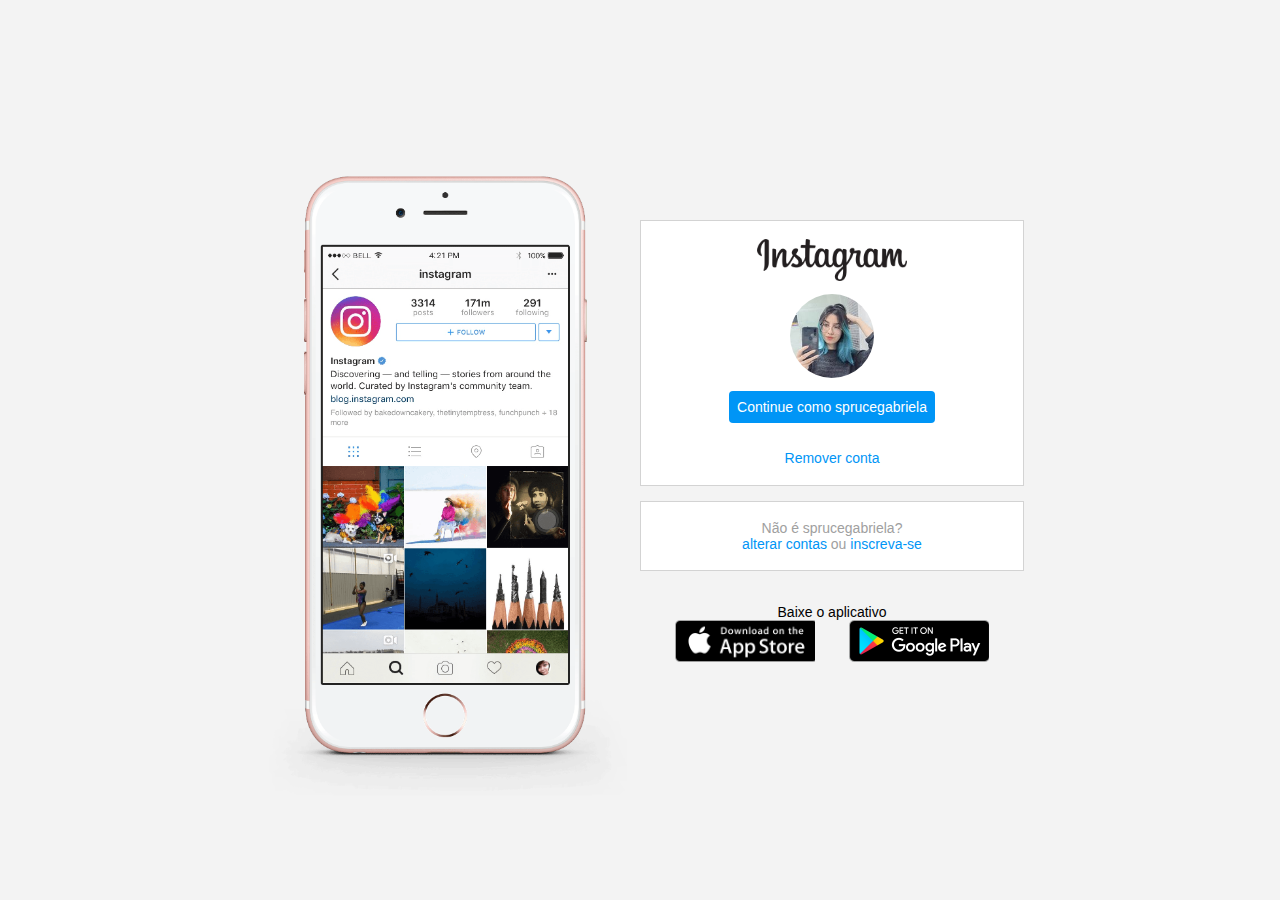
<file: DIO/instagram.html>
<!DOCTYPE html>
<html lang="en">
    <head>
        <meta charset="UTF-8">
        <meta name="viewpoint" content="width=device-width, initial-scale=1.0">
        <link rel="stylesheet" href="instagram.css">
        <title>Instagram</title>
    </head>
    <body>
        <div class="instagram-wrapper">
            <div class="instagram-phone">
                <img src="img/instagram-celular.png" alt="instagram-celular">
            </div>
            <div class="instagram-continue">
                <div class="group">
                    <img src="img/instagram-logo.png" class="instagram-logo" alt="instagram logo">
                    <div class="profile-photo">
                        <img src="img/perfil-instagram.jpg" alt="foto do perfil">
                    </div>
                    <a href="#" class="instagram-login">Continue como sprucegabriela</a>
                    <a href="#" class="instagram-logout">Remover conta</a>
                </div>
                <div class="group">
                    <p class="not-account">Não é sprucegabriela?</p>
                    <p class="not-account">
                        <span class="link-blue">alterar contas</span>
                        ou
                        <span class="link-blue">inscreva-se</span>
                    </p>
                </div>
                    <div class="get-the-app">
                        <p class="get-app">Baixe o aplicativo</p>
                        <div class="download">
                            <a href="#" class="app-download"></a>
                            <a href="#" class="app-download"></a>
                        </div>
                    </div>
                </div>
            </div>
        </div>
    </body>
    
</html>
</file>
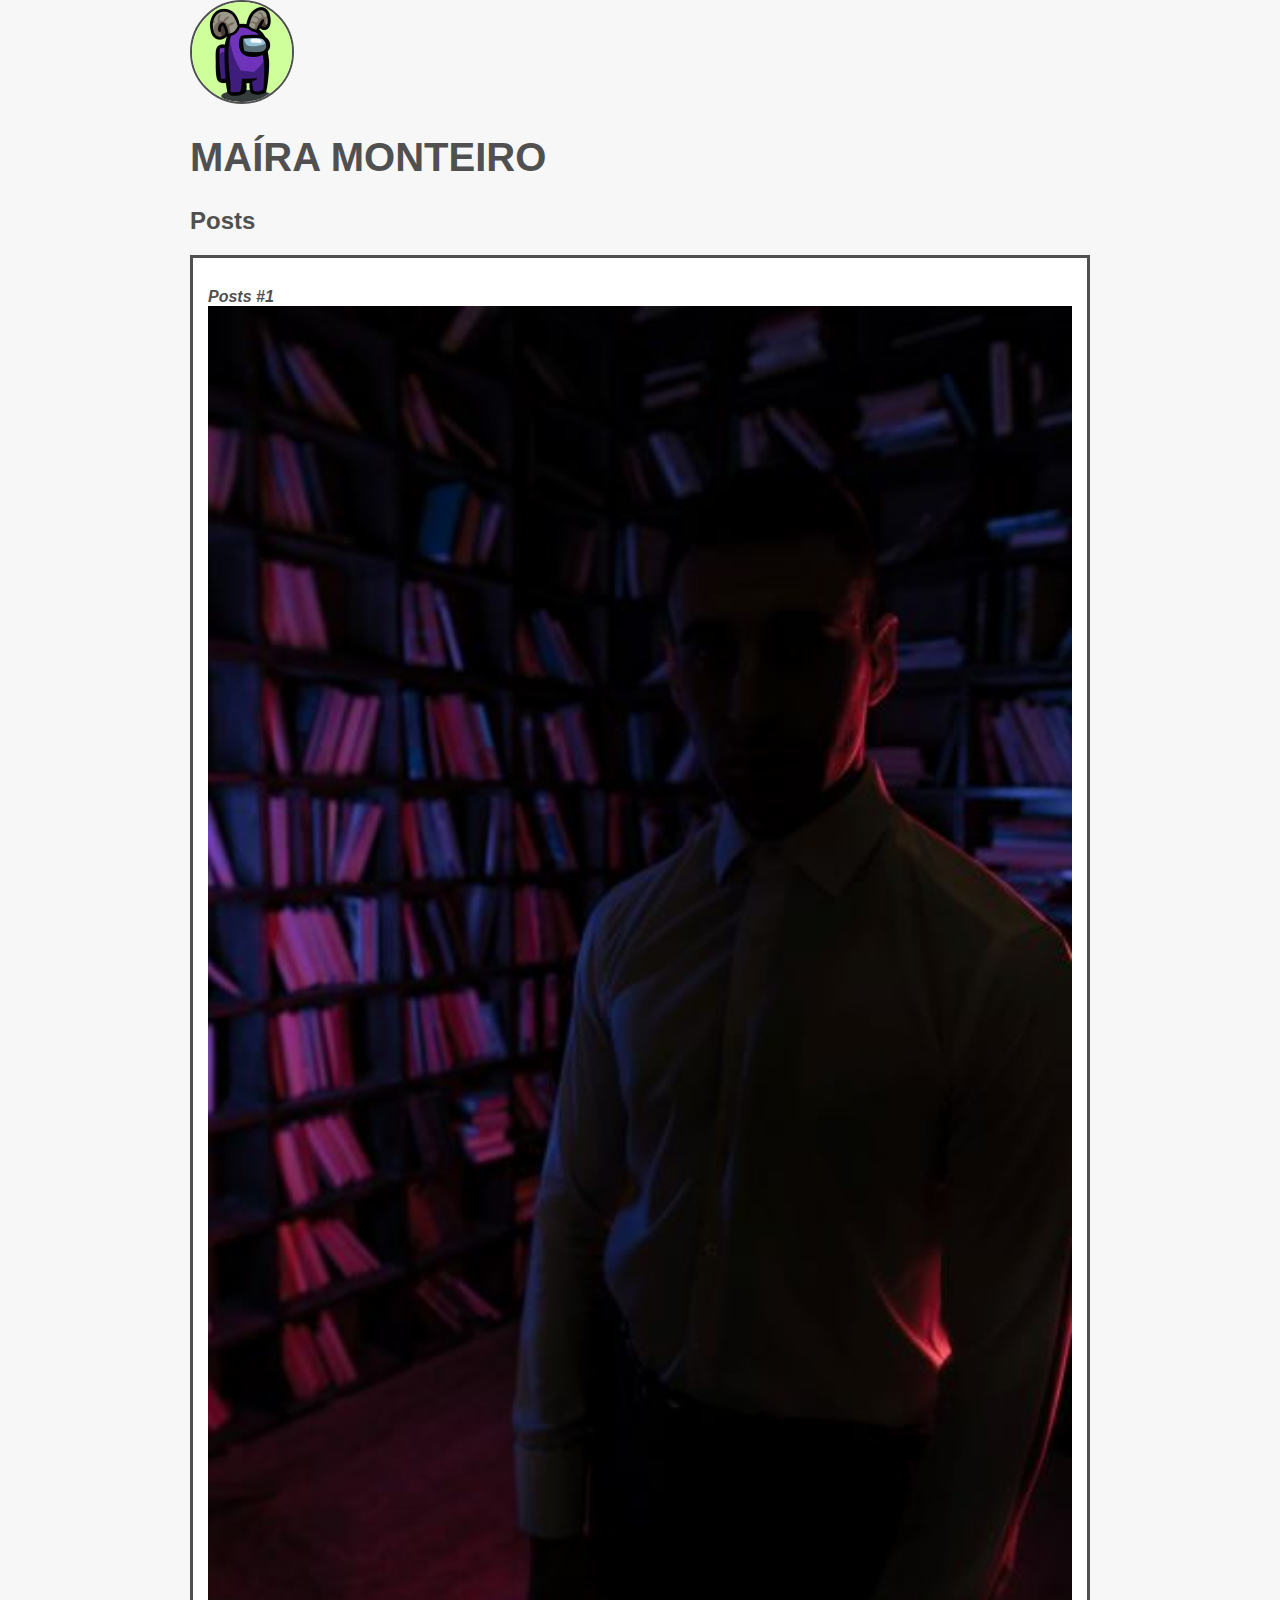
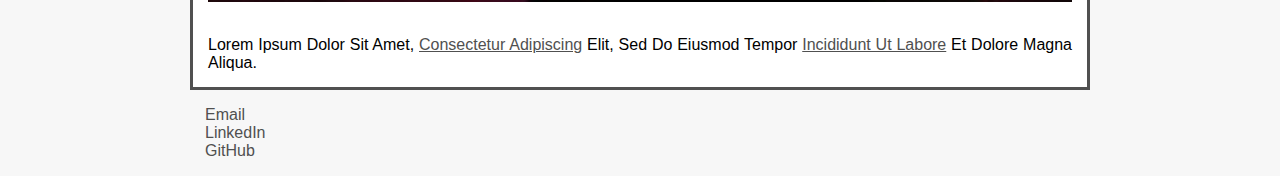
<file: DIO/IpsumLoren.html>
<!DOCTYPE html>
<html>
    <head>
        <meta charset="utf-8">
        <title>Maíra Monteiro</title>
        <link rel="stylesheet" href="IpsumLorem.css">
    </head>
    <body class="body">
        <header>
            <img src="img/avatarq.png" alt="Ilustração de avatar do jogo among us roxo" class="photo">
            <h1 id="title">Maíra Monteiro</h1>
            
        </header>
        <section>
            <header>
                <h2 class="subtitle">Posts</h2>
            </header>
            <article class="post">
                <header>
                    <h3 class="post_title">Posts #1</h3>
                    <img src="img/maksym-tymchyk-kM9HOMCULcQ-unsplash.jpg" alt="Bliblioteca escura" class="post_image"> 
                </header>
                <p class="post_content">
                    Lorem ipsum dolor sit amet, <a href="https://www.linkedin.com/in/maira-monteiro/" target="_blank">consectetur adipiscing</a> elit, sed do eiusmod tempor <a href="mailto: mm@mm.com">incididunt ut labore</a> et dolore magna aliqua.
                </p>
            </article >
        </section>
        <footer>
            <ul class="contact_list">
                <li><a href="mairamonte@gmail.com">Email</a></li>
                <li><a href="https://www.linkedin.com/in/maira-monteiro/">LinkedIn</a></li>
                <li><a href="https://www.github.com/MairaMonteiro">GitHub</a></li>
            </ul>
        </footer>
    </body>
</html>
</file>
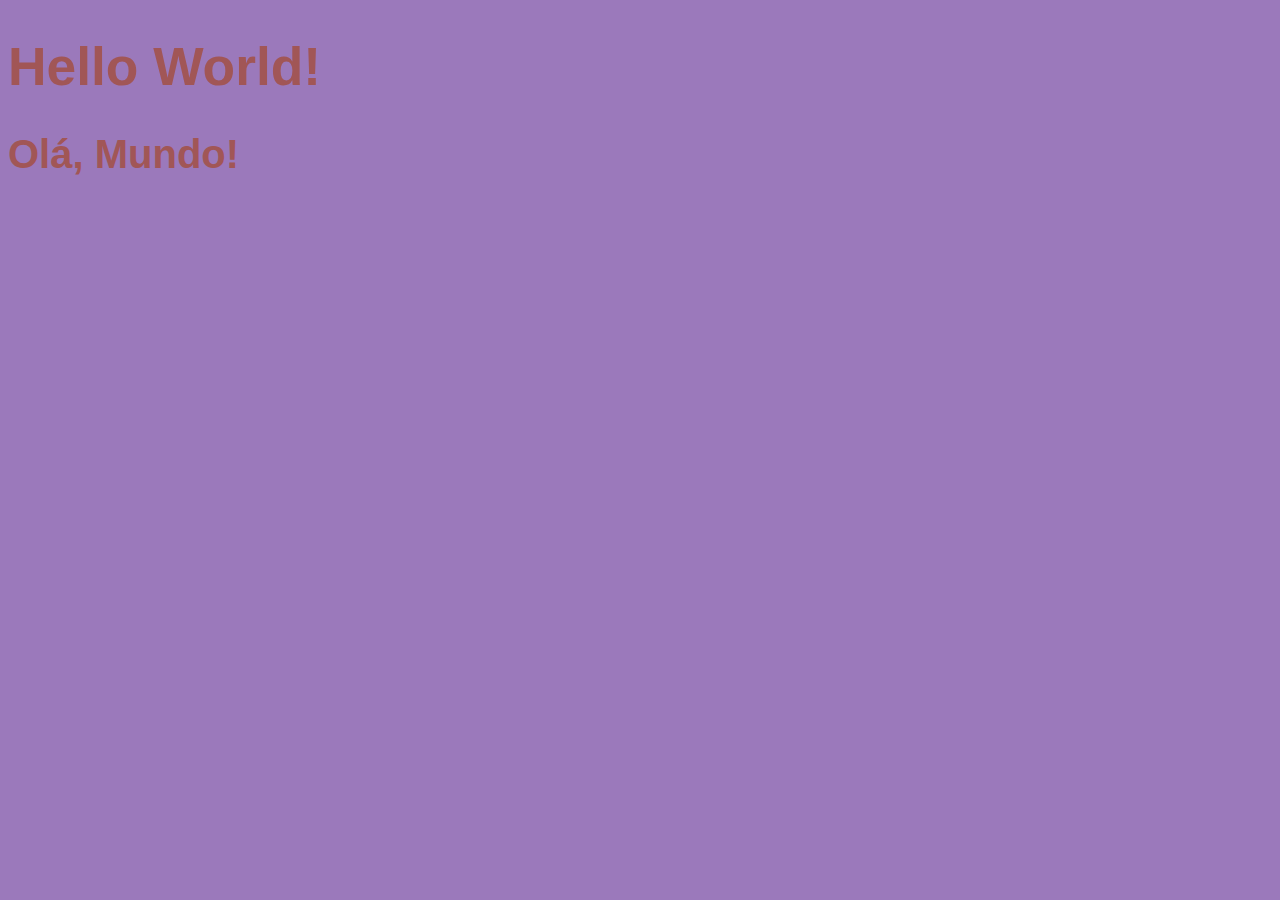
<file: TreinoJS/ex001.html>
<!DOCTYPE html>
<html lang="en">
<head>
    <meta charset="UTF-8">
    <meta name="viewport" content="width=device-width, initial-scale=1.0">
    <meta name="author" content="Maíra Monteiro">
    <title>ex001</title>
    <style>
        body {
            background-color: rgb(155, 121, 187);
            color: rgb(161, 86, 86);
            font: normal 20pt Arial;
        }
    </style>
</head>
<body>
    <h1>Hello World!</h1>
    <h2>Olá, Mundo!</h2>
    <script>
        window.alert("Primeira mensagem");
        window.confirm("A banana é amarela?")
        window.prompt("Sua fruta favorita")
    </script>
</body>
</html>
</file>
<file: DIO/instagram.css>
* {
    padding: 0;
    margin: 0%;
    box-sizing: border-box;
    text-decoration: none;
    font-family: sans-serif;
    font-size: 14px;
}

body {
    width: 100%;
    min-height: 100vh;
    background-color: rgb(243, 243, 243);
    margin: 0;
    padding: 0;
    display: flex;
    justify-content: center;
}

.instagram-wrapper {
    display: flex;
    align-items: center;
    justify-content: start;
    width: 60%;
    height: 100vh;
}

.instagram-phone {
    display: flex;
    align-items: center;
    justify-content: center;
    width: 50%;
}

.instagram-phone img {
    height: 50rem;
}

.instagram-continue {
    display: flex;
    align-items: center;
    justify-content: space-around;
    flex-direction: column;
    width: 50%;
    min-height: 34rem;
}

.group {
    display: flex;
    justify-content: space-between;
    align-items: center;
    flex-direction: column;
    background-color: #ffffff;
    width: 100%;
    padding: 1.3rem 0;
    border: 1px solid lightgray;
}

.group:nth-child(1) {
    min-height: 19rem;
}

.instagram-logo {
    height: 3rem;
}

.profile-photo {
    display: flex;
    justify-content: center;
    align-items: center;
    border-radius: 50%;
    overflow: hidden;
}

.profile-photo img {
    height: 6rem;
}

.instagram-login {
    background-color: #0095f6;
    color: #ffffff;
    padding: 8px;
    border-radius: 4px;
}

.instagram-logout {
    color: #0095f6;
    margin-top: 1rem;

}

.not-account {
    color: rgb(160, 160, 160);
}

.link-blue {
    color: #0095f6;
}

.get-the-app {
    display: flex;
    flex-direction: column;
    align-items: center;
    justify-content: center;
    width: 100%;
    padding: 1.3rem 0;
}

.download {
    display: flex;
    width: 100%;
    justify-content: space-evenly;
    align-items: center;
    pad: 1rem;
}

.app-download {
    height: 3rem;
    width: 10rem;
    background-size: cover;
}

.app-download:nth-child(1) {
    background-image: url('img/apple-button.png');
}

.app-download:nth-child(2) {
    background-image: url('img/googleplay-button.png');
}

/* media queries */


@media (max-width: 1024px) {
    .instagram-wrapper {
        width: 90%;
    }
}

@media (max-width: 650px) {
    body {
        background-color: #ffffff;
    }
    
    .instagram-wrapper {
        width: 90%;
    }

    .instagram-phone {
        display: none;
    }

    .instagram-continue {
        width: 100%;
    }

    .group {
        border: 1px solid transparent;
    }
}
</file>
<file: DIO/IpsumLorem.css>
body {
    background: #f7f7f7;
    font-family: Verdana, Geneva, Tahoma, sans-serif ;
    max-width: 900px;
    margin: auto;
}

.photo {
    border-radius: 50%;
    border: 2px solid #505050;
}

#title, .subtitle, .post_title {
    color: #505050;
}

#title {
    font-size: 40px;
    text-transform: uppercase;
}

a {
    text-decoration: underline;
    color: #505050;
}

.post_title {
    font-size: 16px;
    font-style: italic;
    margin: 0;
    margin-top: 15px;
}

.post {
    background: #ffffff;
    padding: 15px;
    border: 3px solid #505050;
    margin-bottom: 15px;
}

.post_content {
    margin: 0;
    margin-top: 15px;
    border-radius: 5px;
    text-transform: capitalize;
    text-align: justify;
}

.post_image {
    margin-bottom: 15px;
    width: 100%;
}

.contact_list {
    list-style-type: none;
    padding-left: 15px;
}

.contact_list li a {
    text-decoration: none;
}
</file>
